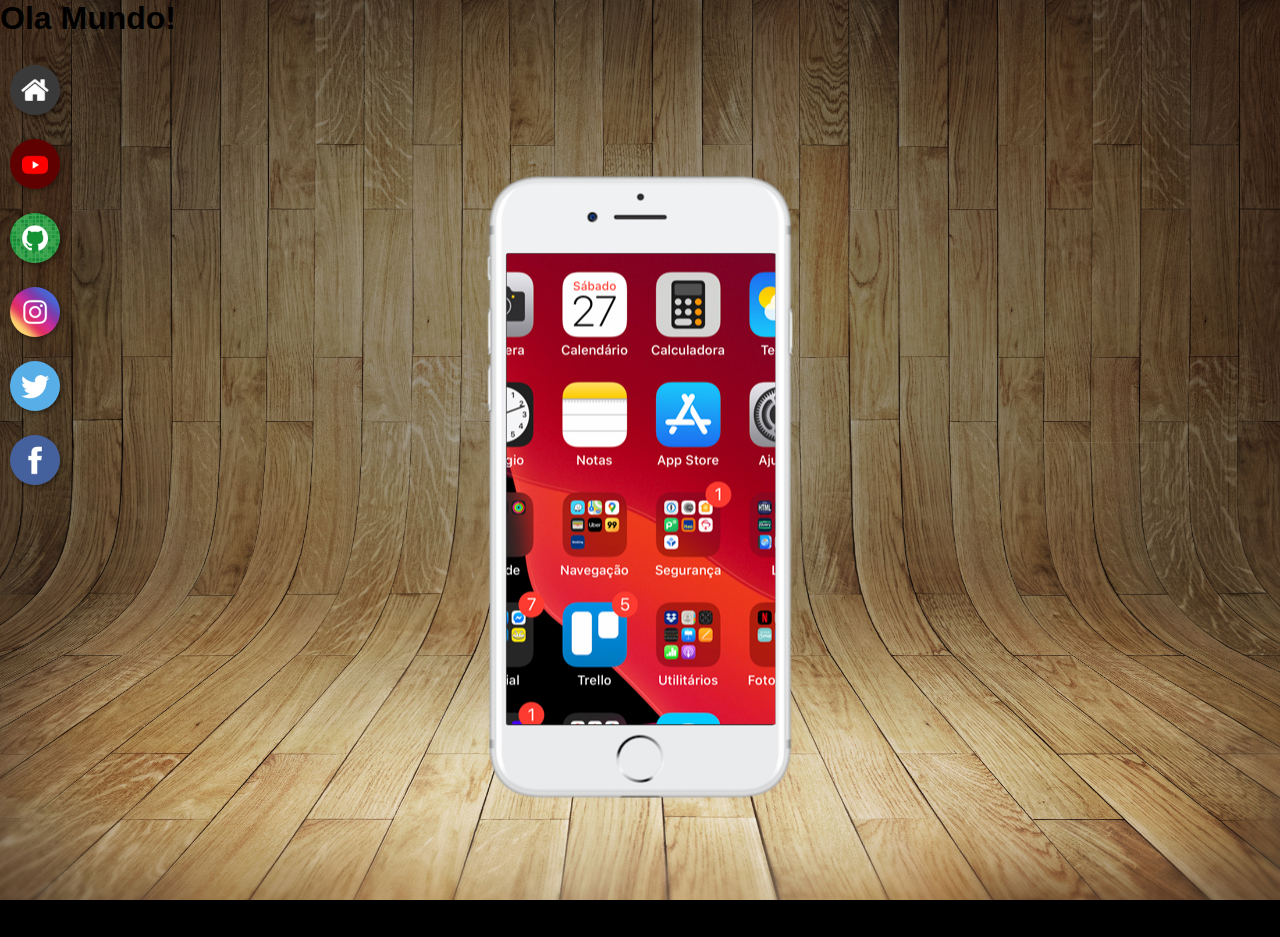
<file: index.html>
<!DOCTYPE html>
<html lang="pt-br">
<head>
    <meta charset="UTF-8">
    <meta http-equiv="X-UA-Compatible" content="IE=edge">
    <meta name="viewport" content="width=device-width, initial-scale=1.0">
    <link rel="shortcut icon" href="favicon.ico" type="image/x-icon">
    <link rel="stylesheet" href="estilos/style.css">
    <title>Projeto Redes Sociais</title>

</head>
<h1>Ola Mundo!</h1>
<body>
    <main>
        <section id="telefone">
            <iframe src="home.html" name="tela"  id="tela" frameborder="0"></iframe>
        </section><br>

        <section id="redes-sociais">
            <a href="home.html" target="tela"><img src="imagens/logo-home.jpg" alt="home"></a><br>
            <a href="youtube.html" target="tela"><img src="imagens/logo-youtube.jpg" alt="youtube"></a><br>
            <a href="github.html" target="tela"><img src="imagens/logo-github.jpg" alt=""></a><br>
            <a href="#" target="tela"><img src="imagens/logo-instagram.jpg" alt="instagram"></a><br>
            <a href="#" target="tela"><img src="imagens/logo-twitter.jpg" alt="twitter"></a><br>
            <a href="#" target="tela"><img src="imagens/logo-facebook.jpg" alt=""></a><br>

        </section>
    </main>
    
</body>
</html>
</file>
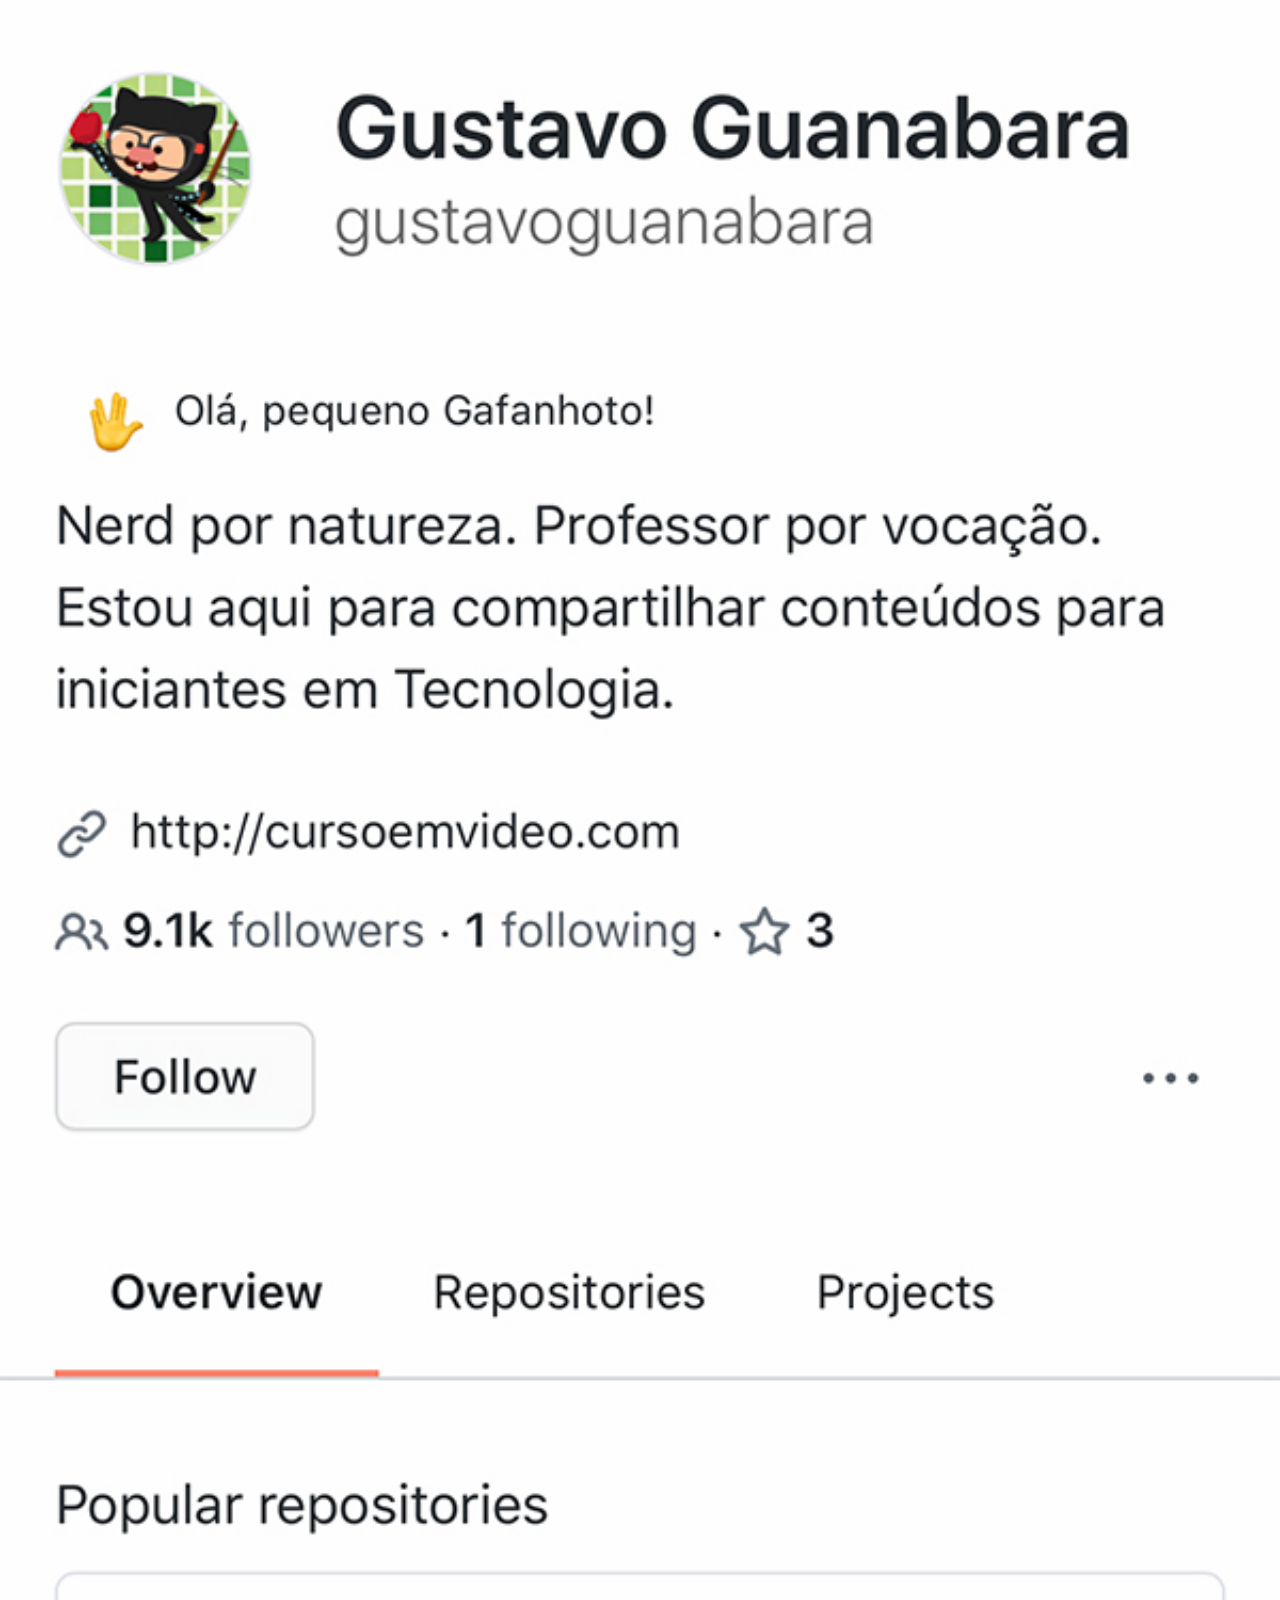
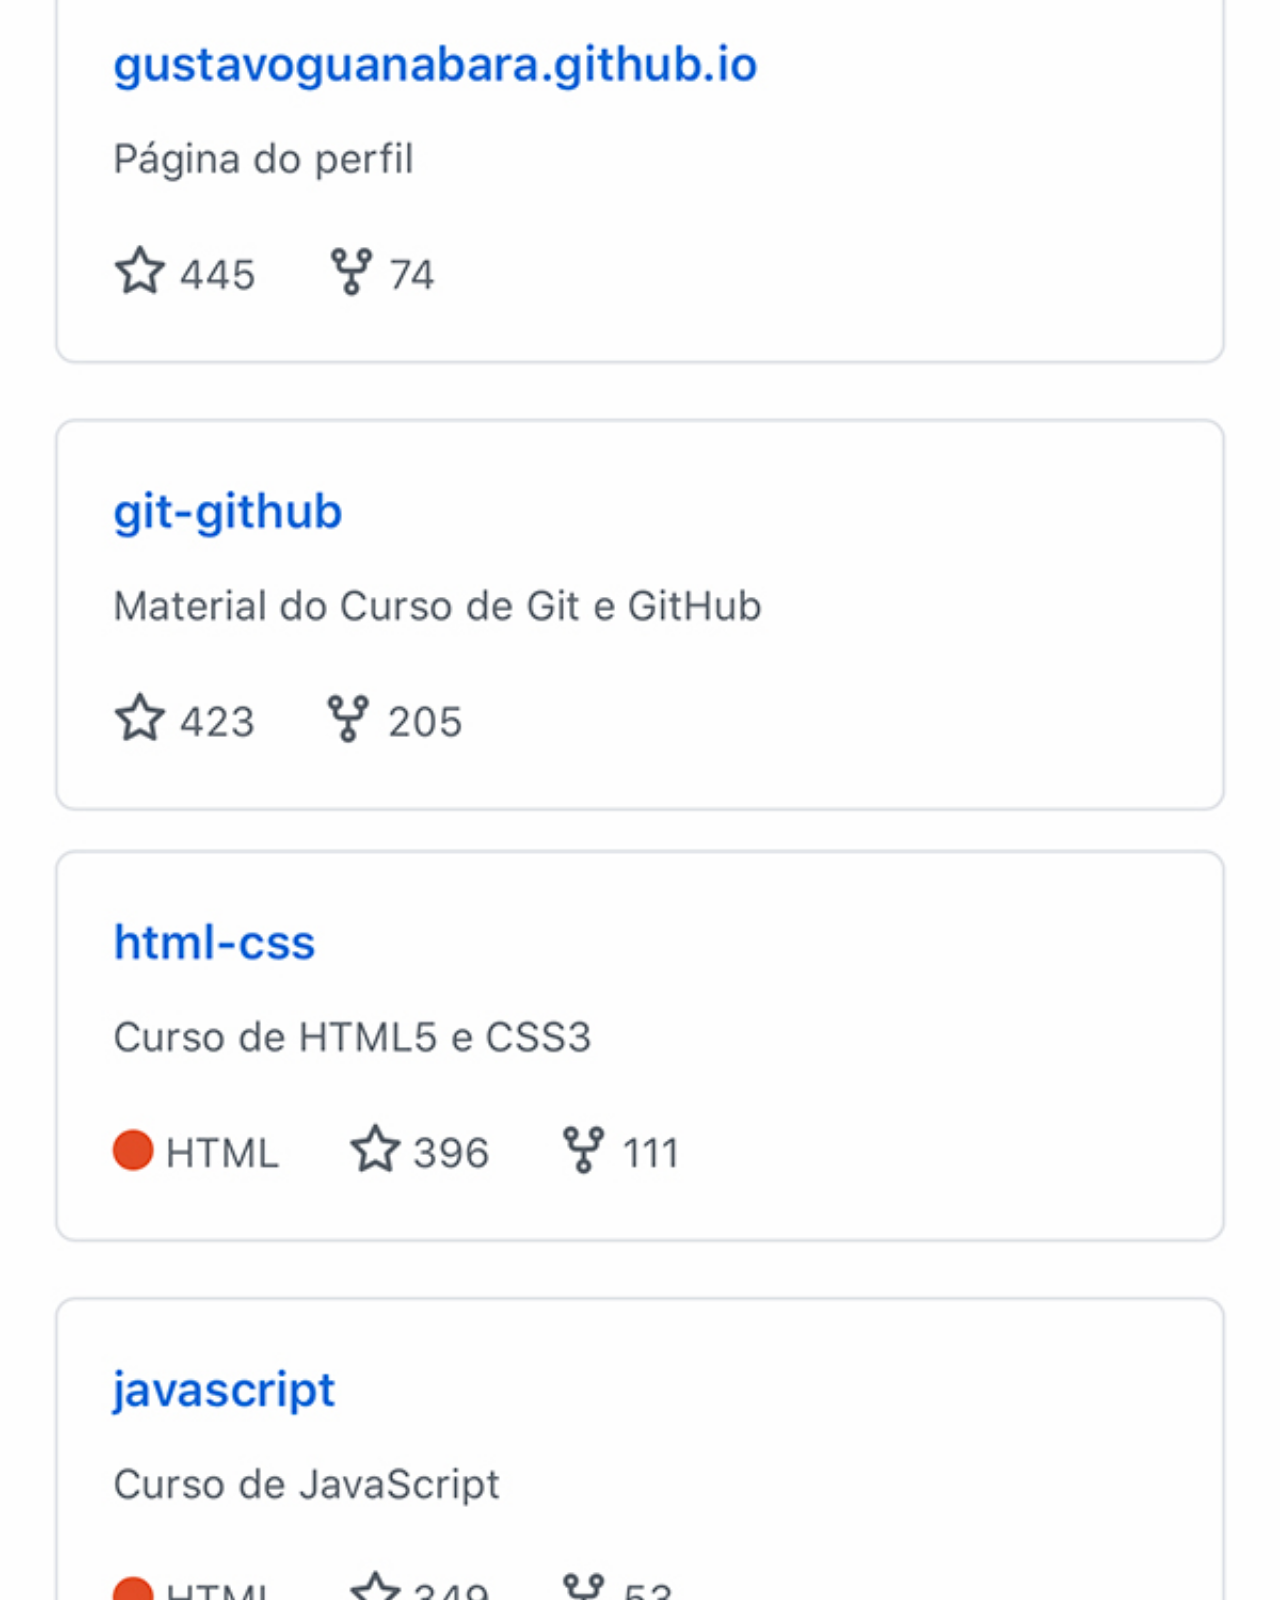
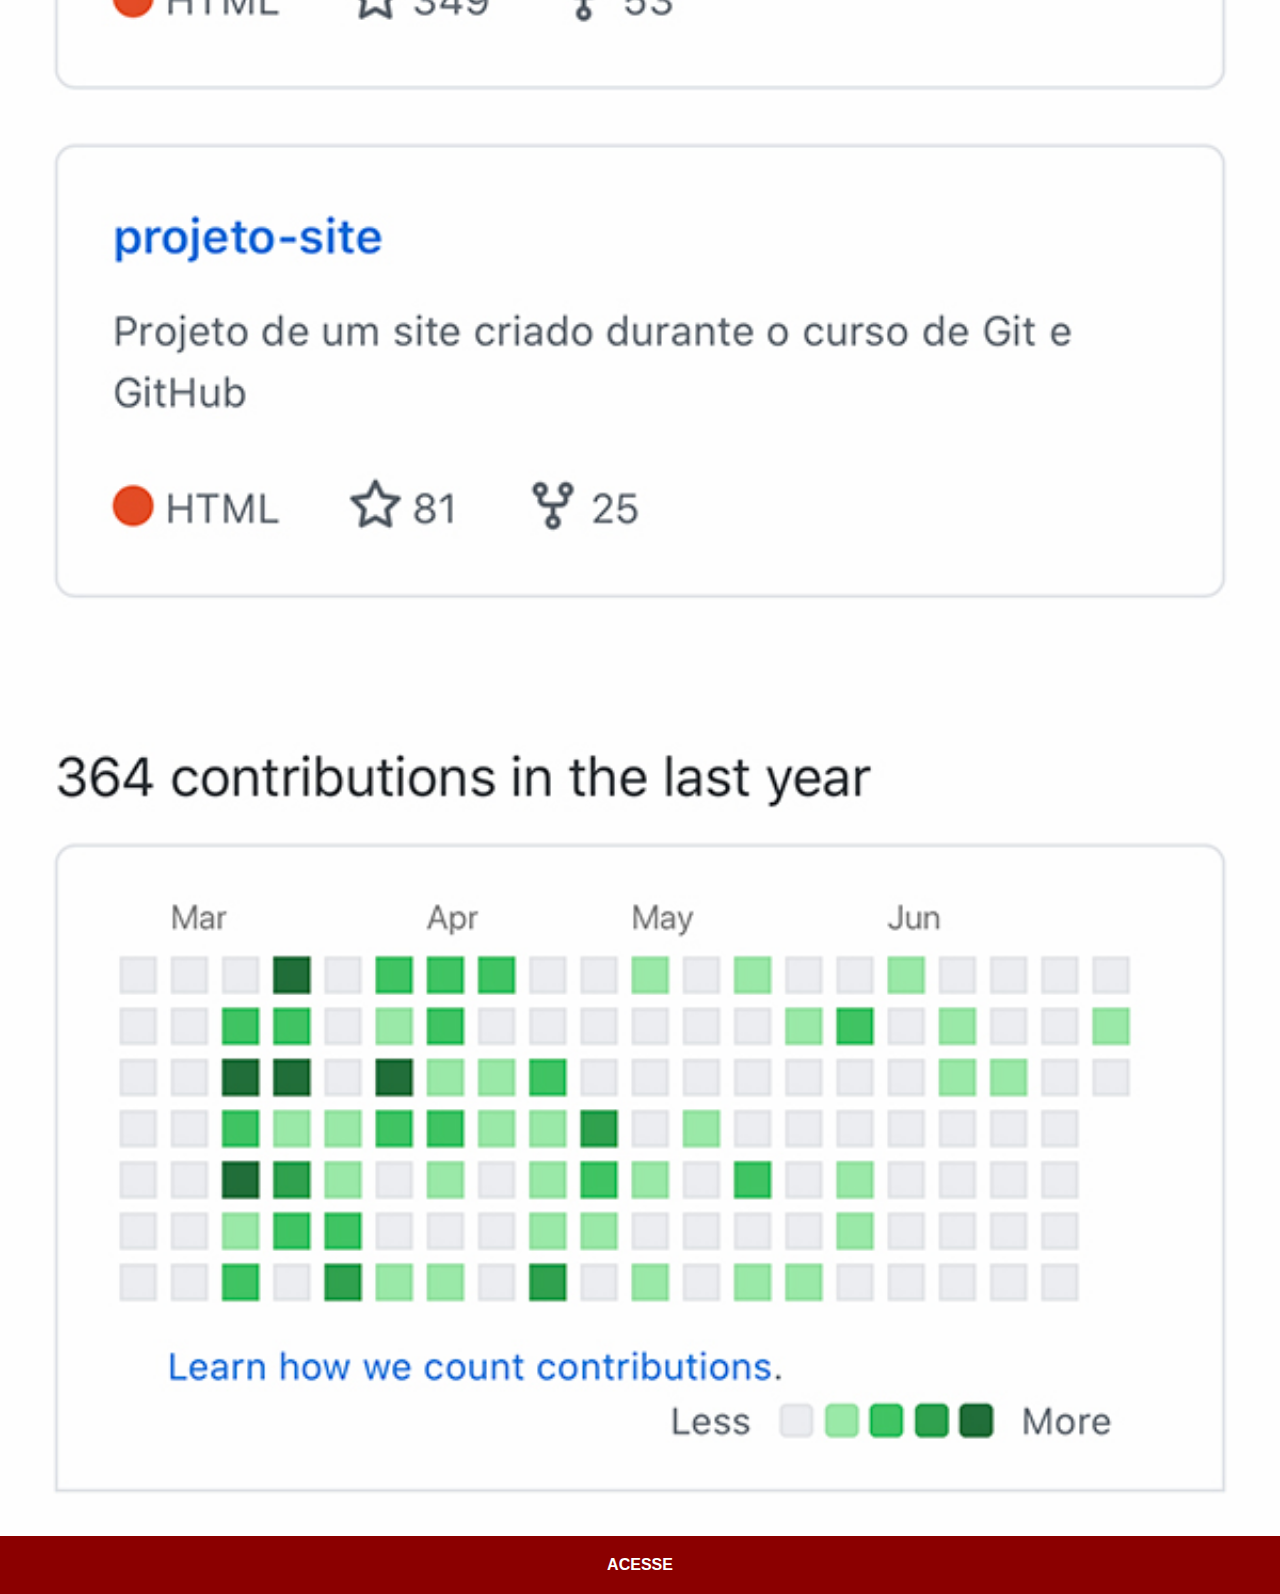
<file: github.html>
<!DOCTYPE html>
<html lang="en">
<head>
    <meta charset="UTF-8">
    <meta http-equiv="X-UA-Compatible" content="IE=edge">
    <meta name="viewport" content="width=device-width, initial-scale=1.0">
    <title>Github</title>
    <link rel="stylesheet" href="estilos/social.css">
</head>
<body>
    <img src="imagens/tela-github.jpg" alt="github">
    <a href="https://github.com/gustavoguanabara" target="_self">ACESSE</a>
</body>
</html>
</file>
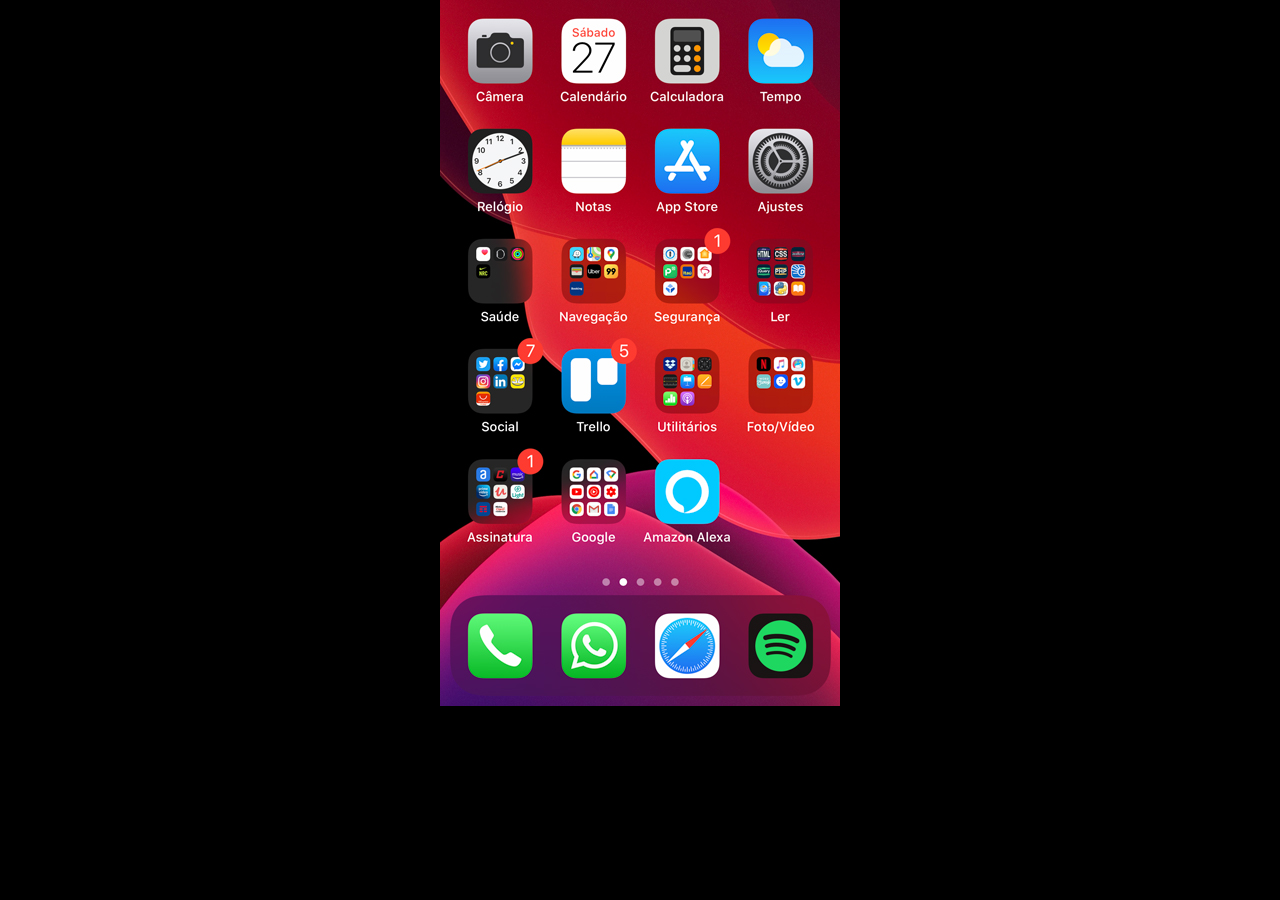
<file: home.html>
<!DOCTYPE html>
<html lang="pt-br">
<head>
    <meta charset="UTF-8">
    <meta http-equiv="X-UA-Compatible" content="IE=edge">
    <meta name="viewport" content="width=device-width, initial-scale=1.0">
    <title>home </title>
</head>
<style>
    *{
        margin: 0px;
        padding: 0px;
    }

    body {
        width:100vw;
        height:100vh;
        background: black url('imagens/tela-home.jpg') no-repeat top center;
    }
</style>
<body></body>
</html>
</file>
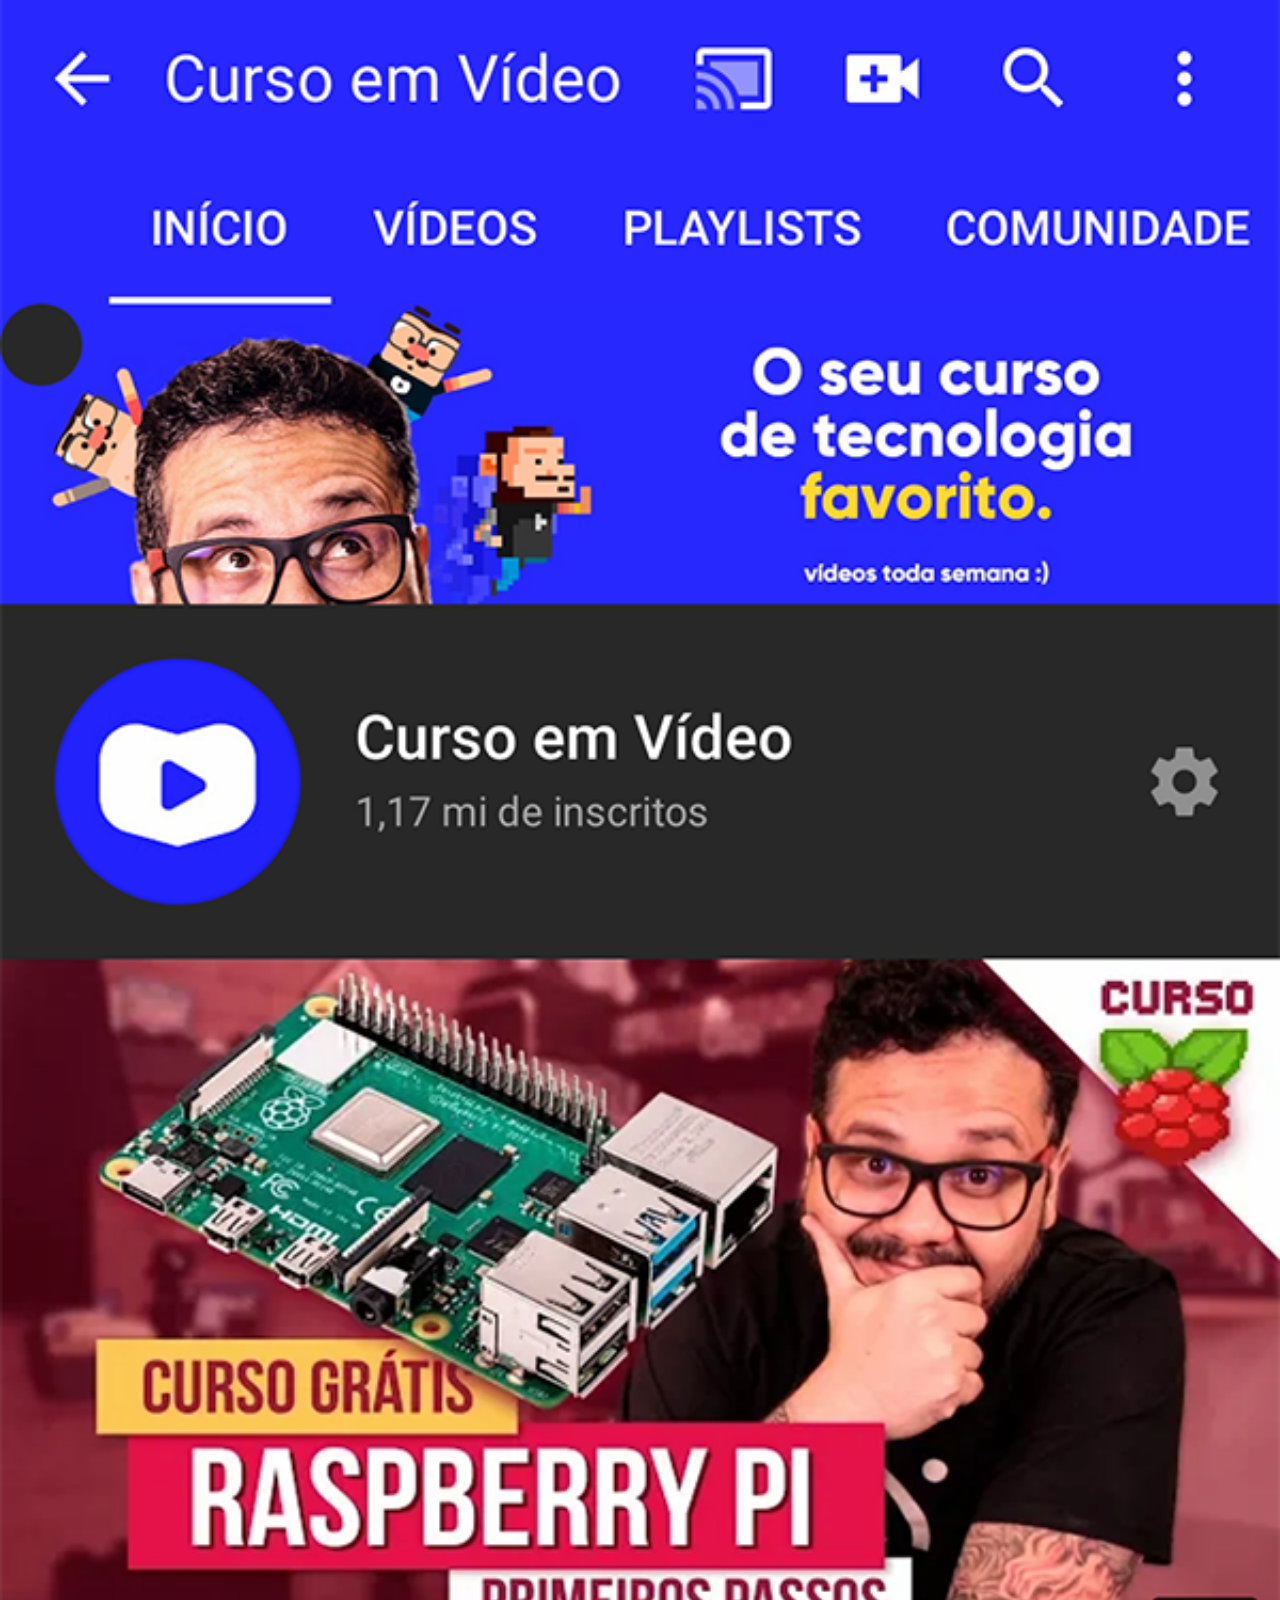
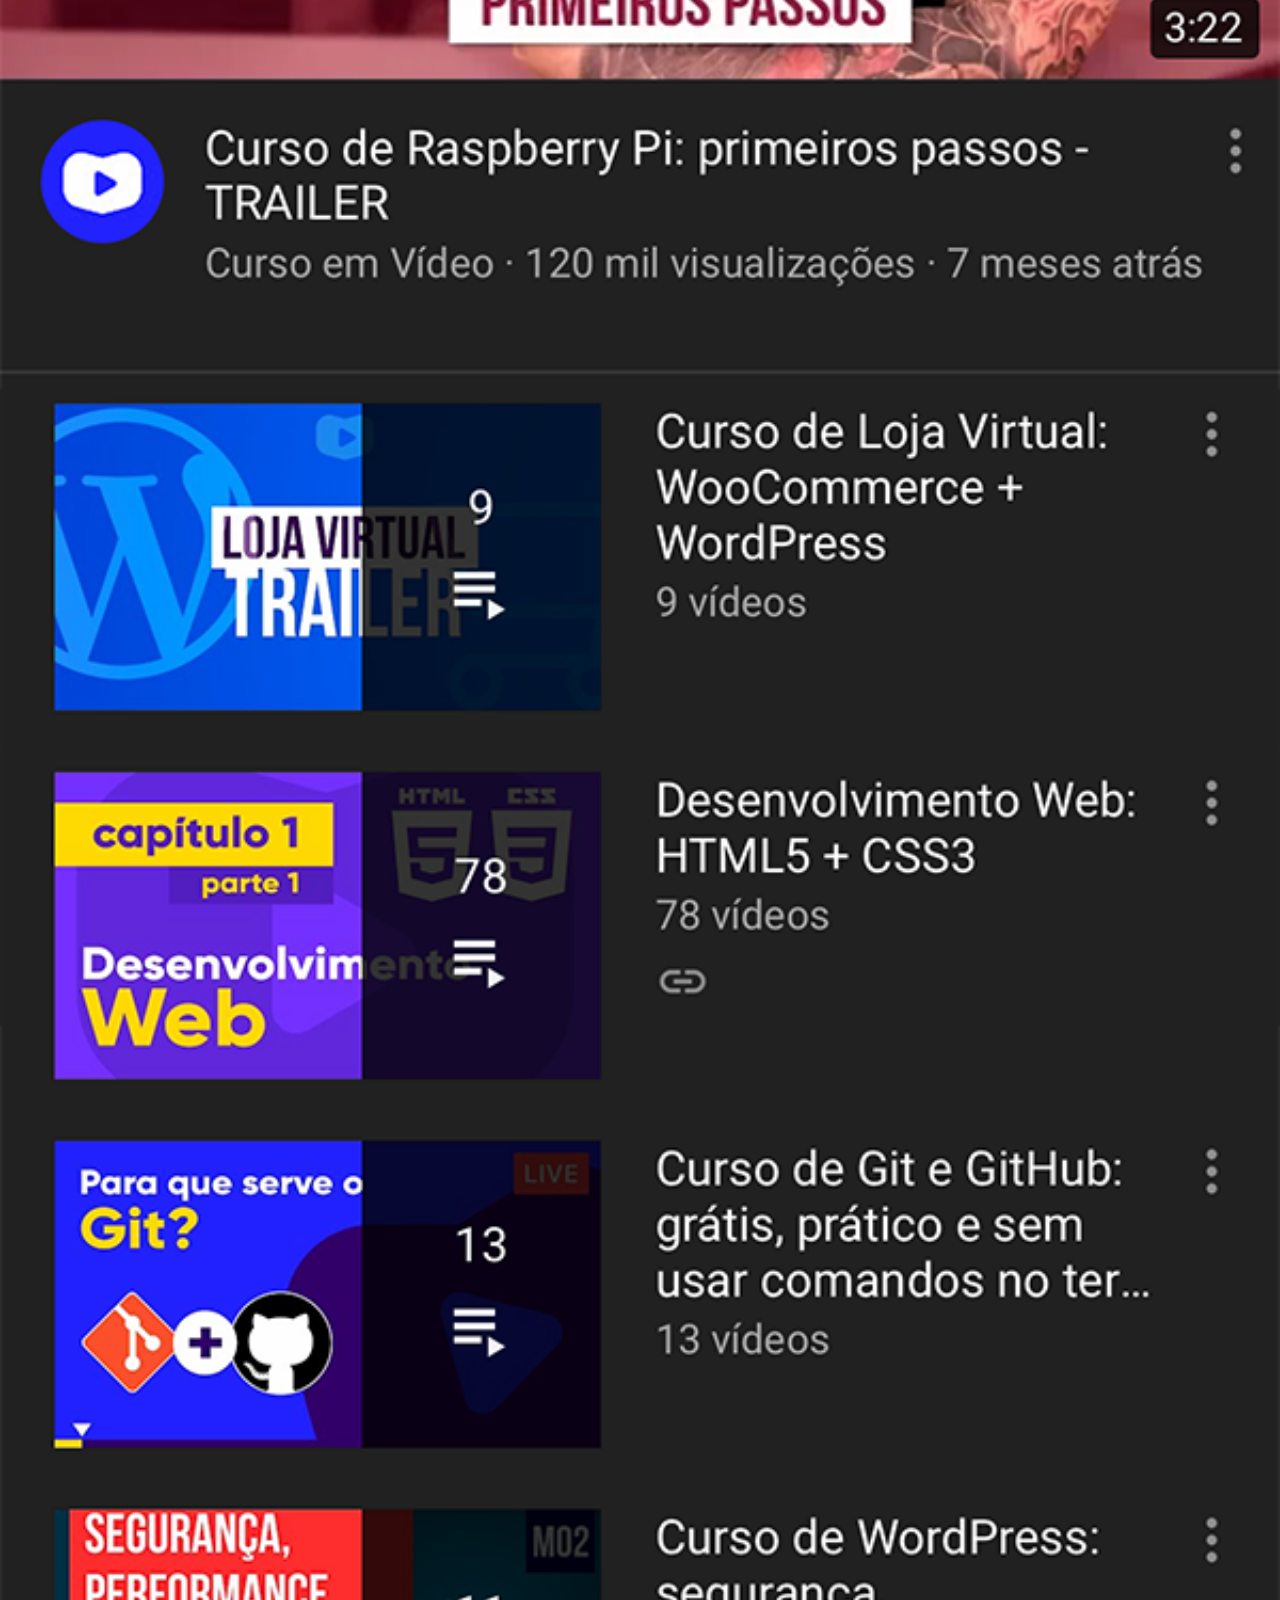
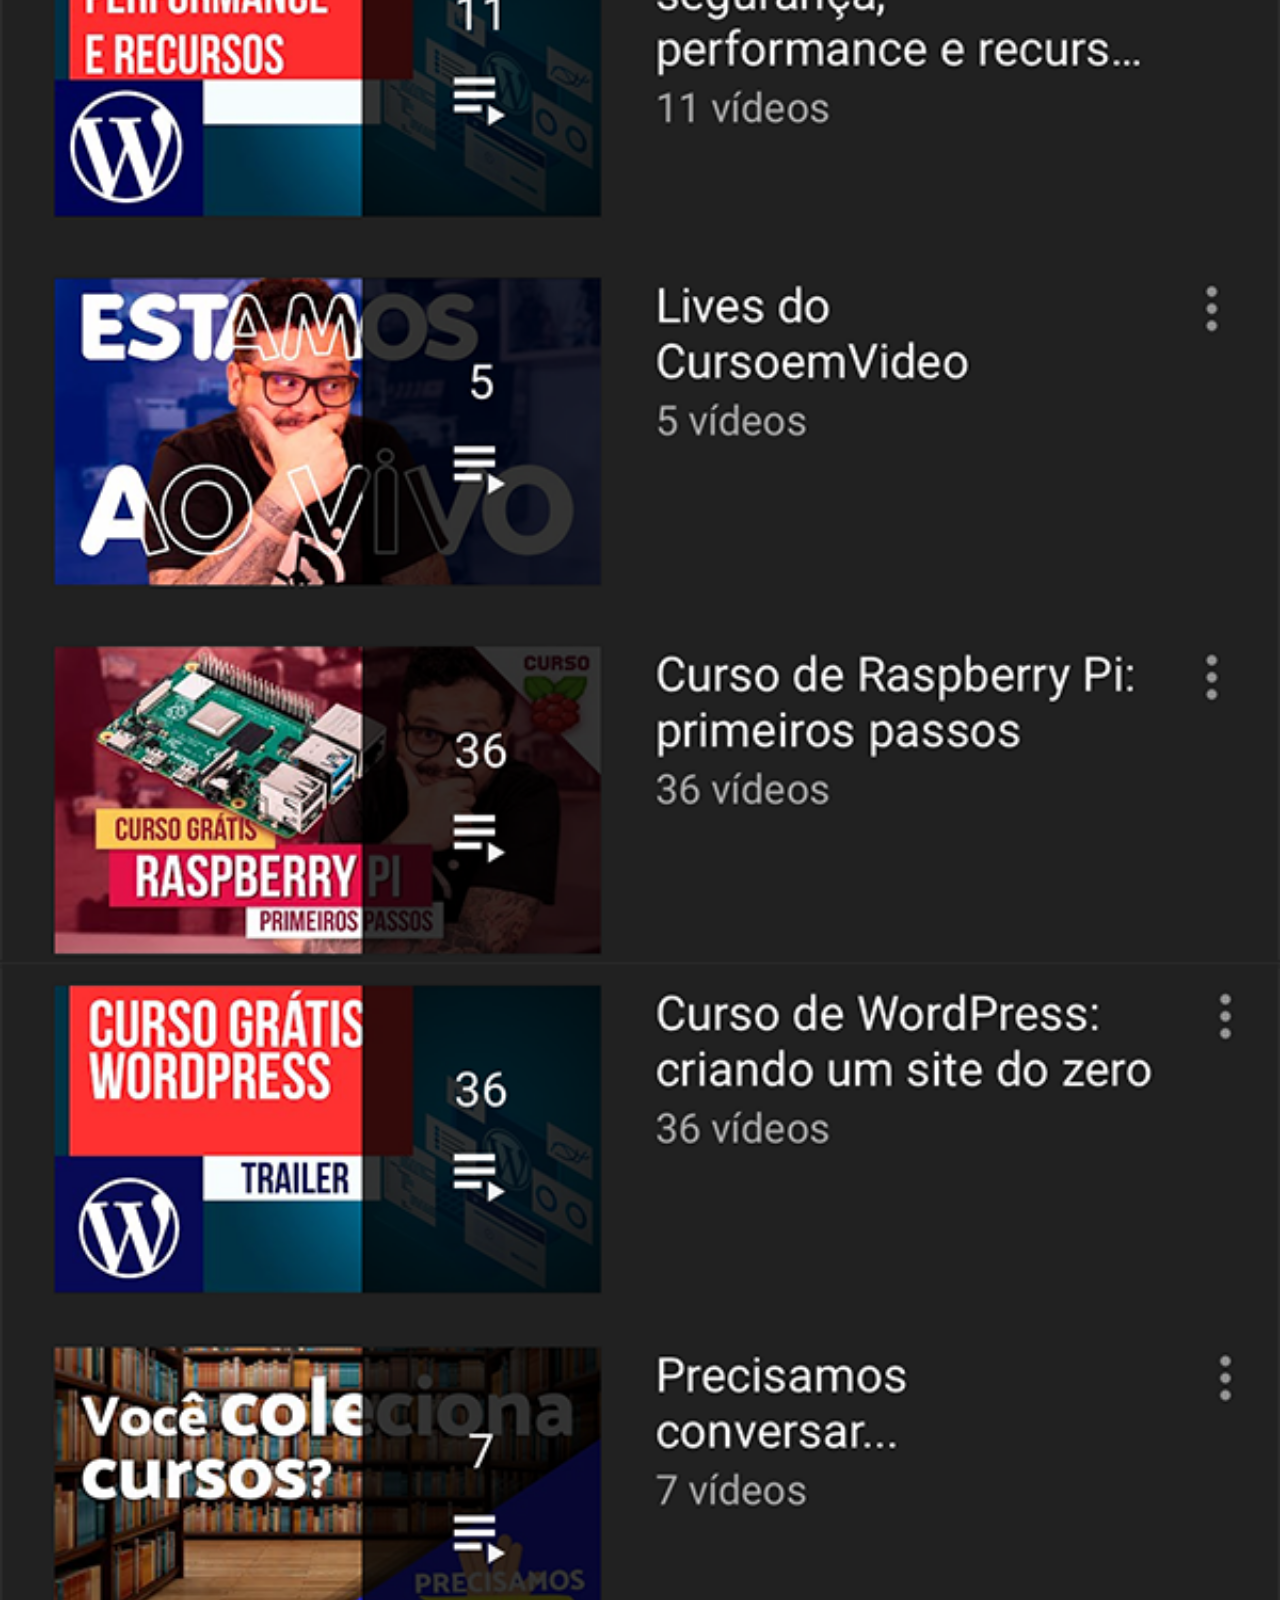
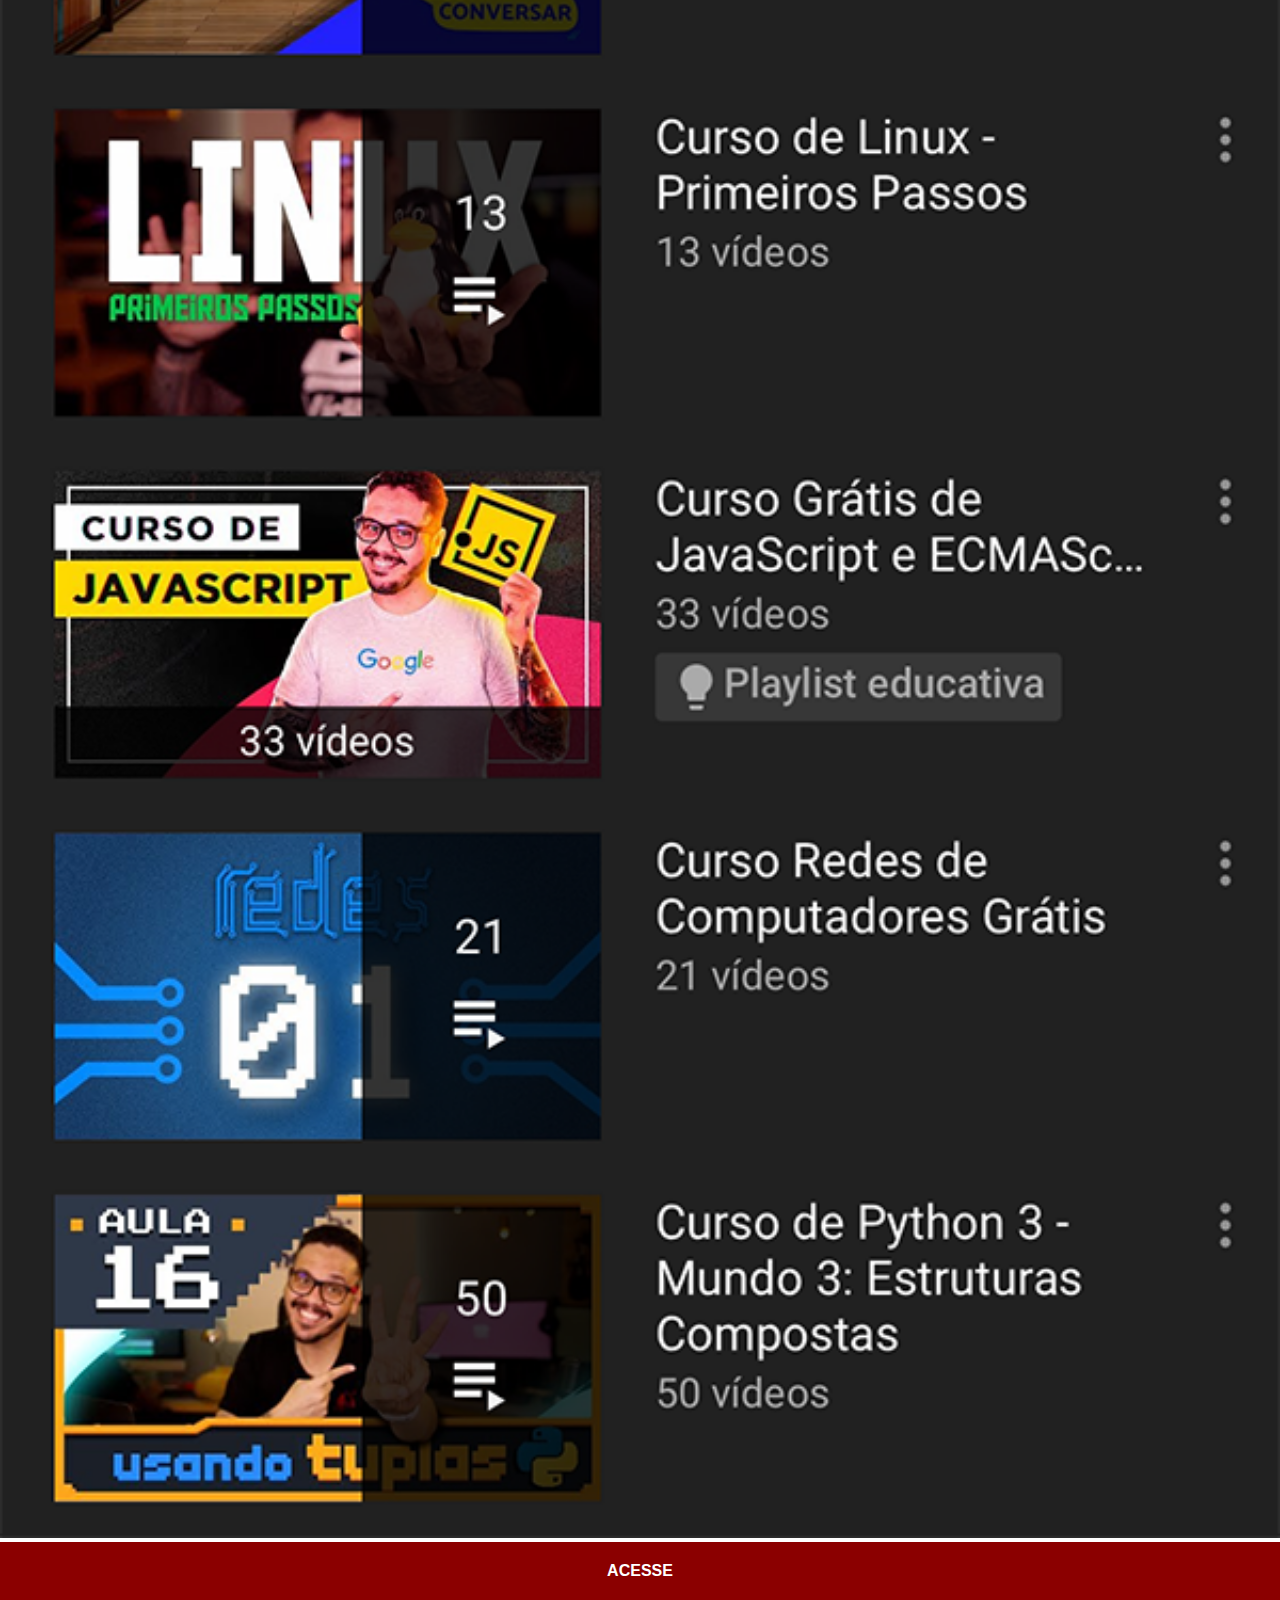
<file: youtube.html>
<!DOCTYPE html>
<html lang="en">
<head>
    <meta charset="UTF-8">
    <meta http-equiv="X-UA-Compatible" content="IE=edge">
    <meta name="viewport" content="width=device-width, initial-scale=1.0">
    <title>YouTube</title>
    <link rel="stylesheet" href="estilos/social.css">
</head>
<body>
    <img src="imagens/tela-youtube.png" alt="youtube"> <a href="https://www.youtube.com/c/CursoemV%C3%ADdeo/" target="_blank">ACESSE</a>
   
    
</body>
</html>
</file>
<file: estilos/style.css>
@charset "UTF-8";
*{
    margin: 0px;
    padding: 0px;
    font-family: Arial, Helvetica, sans-serif;
}

html, body{
    height: 100vh;
    width: 100vw;
    background-color: black;
}

body {
    background: url('../imagens/fundo-madeira.jpg') no-repeat top center;
    background-size: cover;
    background-attachment: fixed;
}
main {
    height: 100vh;
    position: relative;
    
}

section#telefone {
    position: absolute;
    top:50%;
    left:50%;
    height: 627px; 
    width: 311px;
   
    transform: translate(-50%, -50%);
    background: url('../imagens/frame-iphone.png') no-repeat;
}

iframe#tela{
    position: relative;
    top: 80px;
    left: 22px;
    width: 269px;
    height: 471px;
}
section#redes-sociais {
    text-align: left;
}
section#redes-sociais img {
    width: 50px;
    margin:10px;
    border-radius: 50%;
    box-shadow: 2px 2px 5px rgba(0, 0, 0, 0.402);

}

section#redes-sociais img:hover{
    border: 2px solid white;
    transform:translate(-3px, -3px);
    box-shadow: 5px 5px 10px rgba(0, 0, 0, 0.501) ;
    transition:transform .3s, border 1s;
}
</file>
<file: estilos/social.css>
@charset "UTF-8";
*{
    margin: 0px;
    padding: 0px;
    font-family: Arial, Helvetica, sans-serif;
}
::-webkit-scrollbar{
    width: 0px;
    height: 0px;
}

img {
    width: 100vw;

}

a {
    display: block;
    background: darkred;
    padding: 20px;
    text-align: center;
    font-weight: bolder;
    text-decoration: none;
    color:white;
}

a:hover{
    background-color: red;
}
</file>
